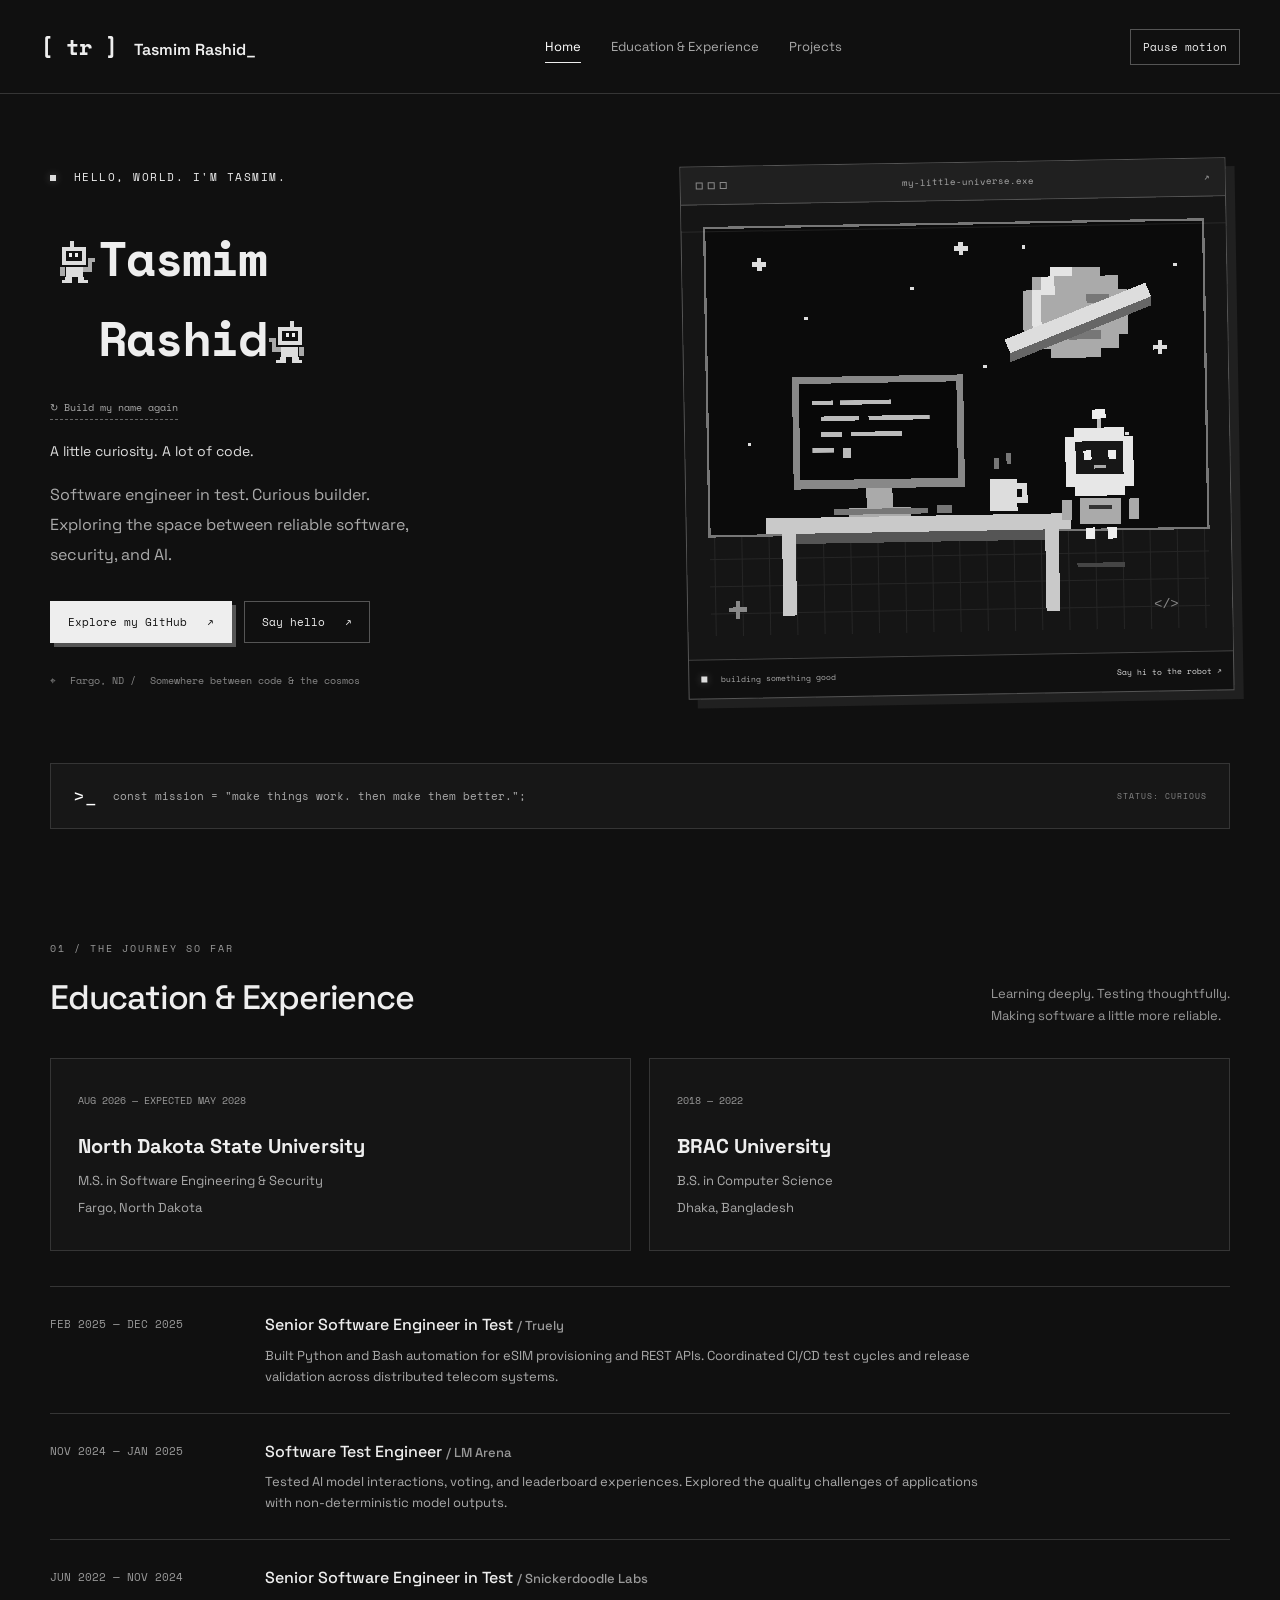
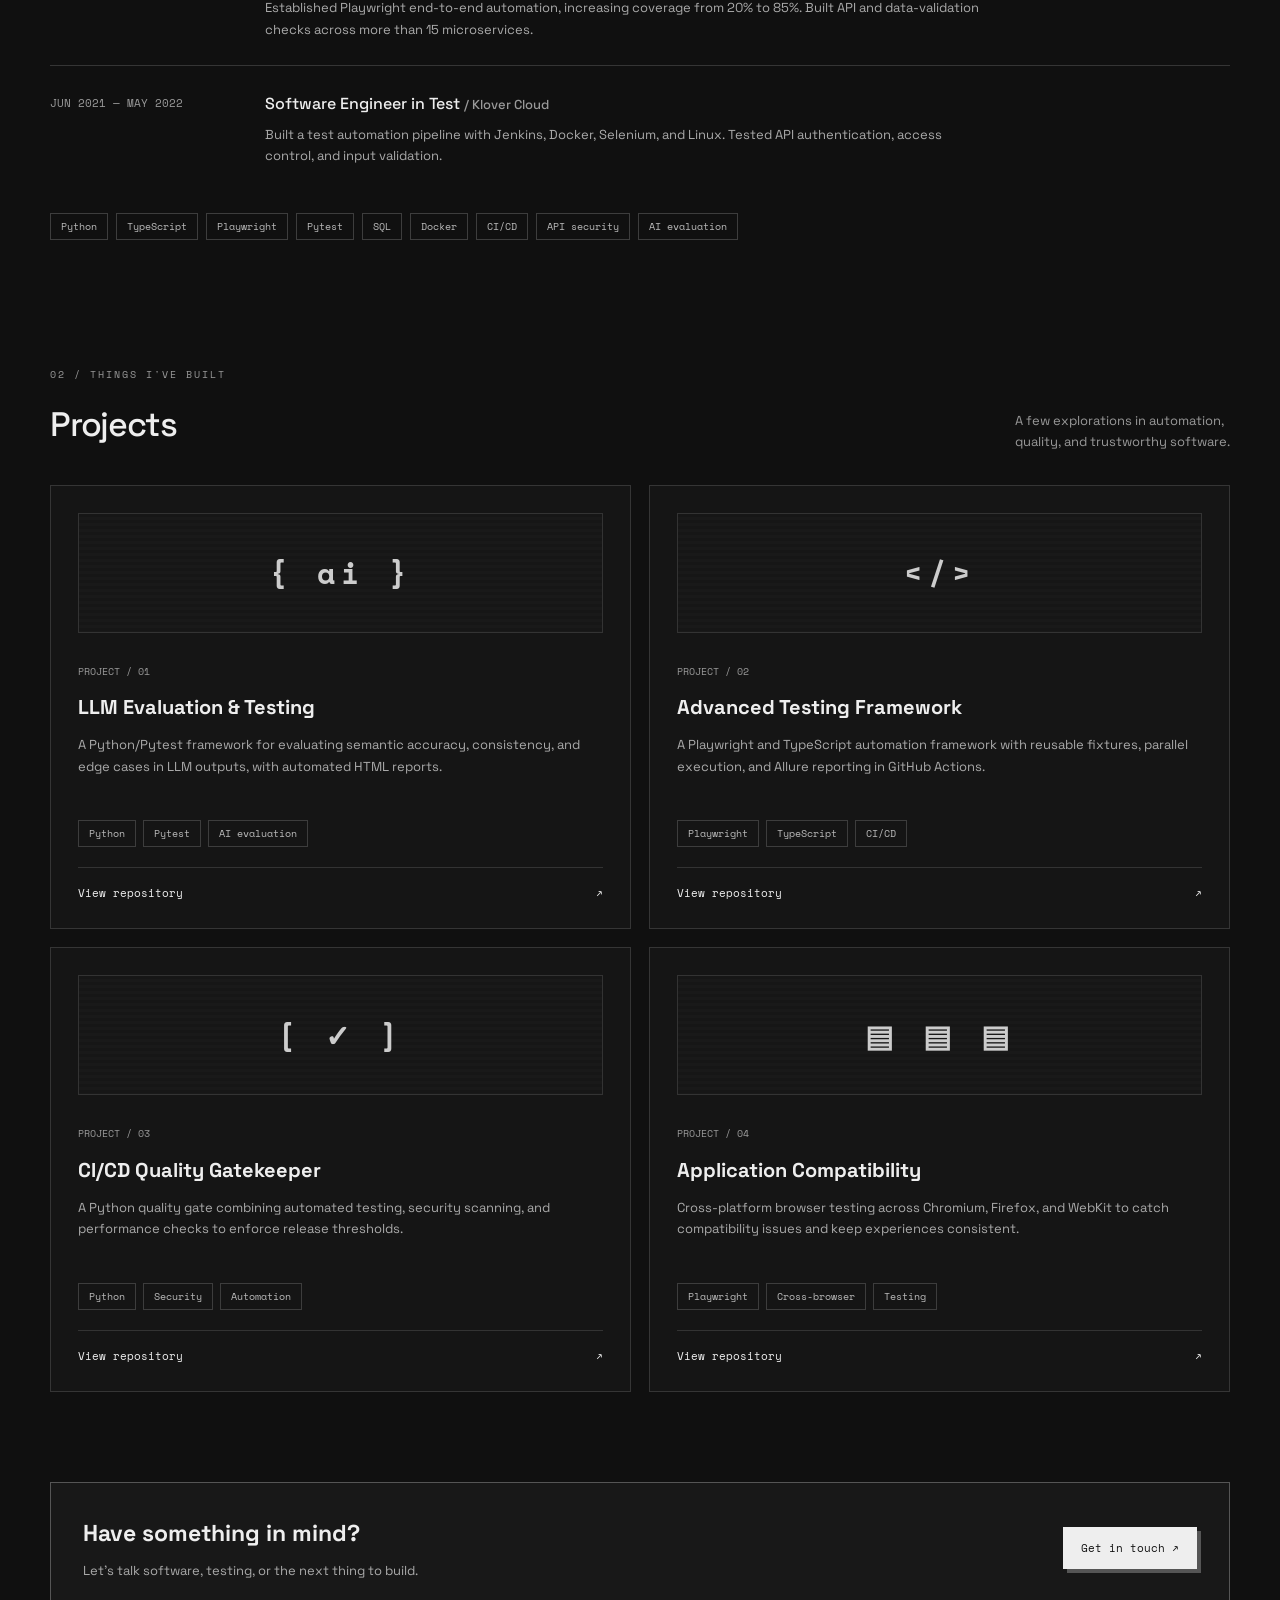
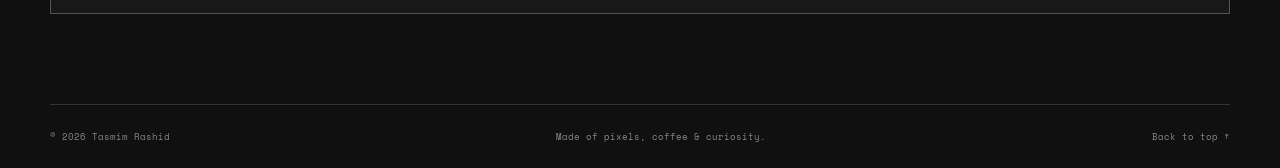
<file: index.html>
<!doctype html>
<html lang="en">
<head>
  <meta charset="utf-8">
  <meta name="viewport" content="width=device-width, initial-scale=1">
  <meta name="description" content="Tasmim Rashid — software engineer in test, graduate student, and curious builder. Explore my education, experience, and projects.">
  <meta name="theme-color" content="#101010">
  <title>Tasmim Rashid | Portfolio</title>
  <link rel="icon" href="favicon.svg" type="image/svg+xml">
  <link rel="stylesheet" href="styles.css?v=robot-push-3">
  <script src="script.js?v=robot-push-3" defer></script>
</head>
<body>
<a class="skip" href="#main">Skip to content</a>
<header class="header"><a class="brand" href="#home"><span aria-hidden="true">[ tr ]</span> Tasmim Rashid<span class="cursor" aria-hidden="true">_</span></a><nav aria-label="Main navigation"><a href="#home" aria-current="location">Home</a><a href="#education">Education &amp; Experience</a><a href="#projects">Projects</a></nav><button class="motion" type="button" aria-pressed="false">Pause motion</button></header>
<main id="main">
<section class="hero wrap" id="home" aria-labelledby="home-title">
  <div class="hero-copy"><p class="eyebrow"><span class="status-dot"></span> HELLO, WORLD. I'M TASMIM.</p><div class="name-stage"><h1 id="home-title" class="assembled-name" aria-label="Tasmim Rashid"><span class="name-word first-name" aria-hidden="true"><svg class="name-pusher" viewBox="0 0 40 44" aria-hidden="true" shape-rendering="crispEdges"><g class="pusher-body"><path d="M15 1h4v6h-4zM7 7h24v18H7zM11 27h17v10H11z" fill="#ddd"/><path d="M11 11h16v10H11z" fill="#111"/><path d="M20 13h3v4h-3zM14 13h3v4h-3z" fill="#eee"/><path d="M28 27h5v-9h7v4h-3v10h-9zM5 27h5v9H5z" fill="#aaa"/></g><path class="pusher-foot foot-one" d="M10 37h7v6H7v-3h3z" fill="#ddd"/><path class="pusher-foot foot-two" d="M23 37h6v3h4v3H23z" fill="#ddd"/></svg><span class="pushed-word">Tasmim</span></span><span class="name-word last-name" aria-hidden="true"><svg class="name-pusher" viewBox="0 0 40 44" aria-hidden="true" shape-rendering="crispEdges"><g class="pusher-body"><path d="M15 1h4v6h-4zM7 7h24v18H7zM11 27h17v10H11z" fill="#ddd"/><path d="M11 11h16v10H11z" fill="#111"/><path d="M20 13h3v4h-3zM14 13h3v4h-3z" fill="#eee"/><path d="M28 27h5v-9h7v4h-3v10h-9zM5 27h5v9H5z" fill="#aaa"/></g><path class="pusher-foot foot-one" d="M10 37h7v6H7v-3h3z" fill="#ddd"/><path class="pusher-foot foot-two" d="M23 37h6v3h4v3H23z" fill="#ddd"/></svg><span class="pushed-word">Rashid</span></span></h1><button class="rebuild-name" type="button">↻ Build my name again</button></div><p class="name-tagline">A little curiosity. A lot of code.</p><p class="intro">Software engineer in test. Curious builder.<br>Exploring the space between reliable software,<br class="desktop-break"> security, and AI.</p><div class="actions"><a class="button primary" href="https://github.com/Tasmimdristy7">Explore my GitHub <span aria-hidden="true">↗</span></a><a class="button" href="mailto:tasmim.rashid.dristy@gmail.com">Say hello <span aria-hidden="true">↗</span></a></div><p class="location"><span aria-hidden="true">⌖</span> Fargo, ND <span> / </span> Somewhere between code & the cosmos</p></div>
  <div class="scene-frame"><div class="window-bar"><span><i></i><i></i><i></i></span><span>my-little-universe.exe</span><span aria-hidden="true">↗</span></div>
  <svg class="scene" viewBox="0 0 480 400" role="img" aria-label="Pixel space station with a coding computer, ringed planet, and a floating robot" shape-rendering="crispEdges">
  <defs><pattern id="grid" width="24" height="24" patternUnits="userSpaceOnUse"><path d="M24 0H0V24" fill="none" stroke="#252525"/></pattern><pattern id="dots" width="8" height="8" patternUnits="userSpaceOnUse"><rect width="2" height="2" fill="#555"/></pattern></defs>
  <rect width="480" height="400" fill="#151515"/><rect x="20" y="20" width="440" height="272" fill="#0b0b0b" stroke="#777" stroke-width="2"/>
  <g fill="#ddd" class="stars"><path d="M62 51h4v-4h4v4h4v4h-4v4h-4v-4h-4zM240 40h4v-4h4v4h4v4h-4v4h-4v-4h-4zM414 130h4v-4h4v4h4v4h-4v4h-4v-4h-4z"/><path d="M107 100h3v3h-3zM201 75h3v3h-3zM300 40h3v3h-3zM433 58h3v3h-3zM388 206h3v3h-3zM55 210h3v3h-3zM264 145h3v3h-3z"/></g>
  <g class="shooting-star" aria-hidden="true"><path d="M60 80h18v3H60z" fill="#777"/><path d="M78 77h6v6h-6z" fill="#eee"/></g>
  <g class="planet"><path d="M324 60h44v8h16v12h8v40h-8v12h-16v8h-44v-8h-16v-12h-8V80h8V68h16z" fill="#aaa"/><path d="M324 60h20v8h-16v16h-12v36h-8V80h8V68h8z" fill="#e4e4e4"/><path d="M356 84h20v8h-20zM340 116h28v8h-28z" fill="#777"/><path d="M283 123l125-48 5 12-125 48z" fill="#ddd"/><path d="M288 135l125-48v8l-125 48z" fill="#666"/></g>
  <path d="M20 292h440v88H20z" fill="url(#grid)"/><path d="M20 292h440" stroke="#777" stroke-width="2"/>
  <path d="M70 277h269v14H70zM84 291h12v72H84zM316 291h12v72h-12z" fill="#c9c9c9"/><path d="M96 291h220v9H96z" fill="#555"/>
  <path d="M95 153h151v99H95z" fill="#888"/><path d="M101 159h139v85H101z" fill="#080808"/><path d="M159 252h23v17h-23zM143 269h55v8h-55z" fill="#aaa"/>
  <g class="code-lines" fill="#bbb"><path d="M112 174h19v4h-19zM137 174h45v4h-45zM120 188h34v4h-34zM162 188h54v4h-54zM120 202h18v4h-18zM146 202h45v4h-45zM112 216h19v4h-19z"/><rect class="cursor" x="139" y="216" width="7" height="9"/></g>
  <path d="M130 270h83v5h-83zM221 268h13v7h-13z" fill="#777"/><path d="M268 246h24v28h-24zM292 250h9v17h-9v-5h4v-7h-4z" fill="#ddd"/><path d="M272 237v-10h4v10zM283 233v-10h4v10z" fill="#777" class="steam"/>
  <g class="robot"><path d="M363 204h4v-13h-4z" fill="#bbb"/><rect x="359" y="186" width="12" height="8" fill="#eee"/><path d="M335 210h8v-8h44v8h8v44h-8v8h-44v-8h-8z" fill="#e7e7e7"/><path d="M344 214h42v29h-42z" fill="#171717"/><g class="eyes" fill="#eee"><path d="M351 222h7v8h-7zM373 222h7v8h-7z"/></g><path d="M360 235h11v3h-11z" fill="#aaa"/><path d="M347 264h36v23h-36zM331 265h9v18h-9z" fill="#aaa"/><path class="robot-arm" d="M390 265h9v18h-9z" fill="#aaa"/><path d="M355 270h20v4h-20z" fill="#333"/><path d="M352 290h8v10h-8zM371 290h8v10h-8z" fill="#eee"/></g>
  <path d="M344 321h42v4h-42z" fill="#454545"/><path d="M36 355h16v4H36zM42 349h4v16h-4z" fill="#888"/><text x="411" y="362" fill="#888" font-family="monospace" font-size="12">&lt;/&gt;</text>
  </svg><div class="scene-caption"><span><span class="status-dot"></span> building something good</span><button id="robot-hello" type="button">Say hi to the robot ↗</button></div></div>
</section>
<div class="wrap terminal" aria-label="Interactive terminal"><span aria-hidden="true">&gt;_</span><p id="terminal-message" role="status">const mission = "make things work. then make them better.";</p><span class="terminal-label">STATUS: CURIOUS</span></div>
<section class="section wrap" id="education" aria-labelledby="education-title">
<div class="section-top"><div><span class="section-index">01 / THE JOURNEY SO FAR</span><h2 id="education-title">Education &amp; Experience</h2></div><p>Learning deeply. Testing thoughtfully.<br>Making software a little more reliable.</p></div>
<div class="education-grid">
<article class="education-card"><span class="card-label">AUG 2026 — EXPECTED MAY 2028</span><h3>North Dakota State University</h3><p>M.S. in Software Engineering &amp; Security</p><p>Fargo, North Dakota</p></article>
<article class="education-card"><span class="card-label">2018 — 2022</span><h3>BRAC University</h3><p>B.S. in Computer Science</p><p>Dhaka, Bangladesh</p></article>
</div>
<div class="timeline">
<article class="job"><time>FEB 2025 — DEC 2025</time><div><h3>Senior Software Engineer in Test <span> / Truely</span></h3><p>Built Python and Bash automation for eSIM provisioning and REST APIs. Coordinated CI/CD test cycles and release validation across distributed telecom systems.</p></div></article>
<article class="job"><time>NOV 2024 — JAN 2025</time><div><h3>Software Test Engineer <span> / LM Arena</span></h3><p>Tested AI model interactions, voting, and leaderboard experiences. Explored the quality challenges of applications with non-deterministic model outputs.</p></div></article>
<article class="job"><time>JUN 2022 — NOV 2024</time><div><h3>Senior Software Engineer in Test <span> / Snickerdoodle Labs</span></h3><p>Established Playwright end-to-end automation, increasing coverage from 20% to 85%. Built API and data-validation checks across more than 15 microservices.</p></div></article>
<article class="job"><time>JUN 2021 — MAY 2022</time><div><h3>Software Engineer in Test <span> / Klover Cloud</span></h3><p>Built a test automation pipeline with Jenkins, Docker, Selenium, and Linux. Tested API authentication, access control, and input validation.</p></div></article>
</div>
<div class="skills" aria-label="Technical skills"><span>Python</span><span>TypeScript</span><span>Playwright</span><span>Pytest</span><span>SQL</span><span>Docker</span><span>CI/CD</span><span>API security</span><span>AI evaluation</span></div>
</section>
<section class="section wrap" id="projects" aria-labelledby="projects-title"><div class="section-top"><div><span class="section-index">02 / THINGS I'VE BUILT</span><h2 id="projects-title">Projects</h2></div><p>A few explorations in automation,<br>quality, and trustworthy software.</p></div><div class="project-grid"><article class="project-card"><div class="project-art" aria-hidden="true">{ ai }</div><span class="card-label">PROJECT / 01</span><h3>LLM Evaluation & Testing</h3><p>A Python/Pytest framework for evaluating semantic accuracy, consistency, and edge cases in LLM outputs, with automated HTML reports.</p><div class="tags"><span>Python</span><span>Pytest</span><span>AI evaluation</span></div><a class="project-link" href="https://github.com/Tasmimdristy7/llmtest" aria-label="View LLM Evaluation & Testing on GitHub">View repository <span aria-hidden="true">↗</span></a></article>
<article class="project-card"><div class="project-art" aria-hidden="true">&lt;/&gt;</div><span class="card-label">PROJECT / 02</span><h3>Advanced Testing Framework</h3><p>A Playwright and TypeScript automation framework with reusable fixtures, parallel execution, and Allure reporting in GitHub Actions.</p><div class="tags"><span>Playwright</span><span>TypeScript</span><span>CI/CD</span></div><a class="project-link" href="https://github.com/Tasmimdristy7/advanced-testing-framework" aria-label="View Advanced Testing Framework on GitHub">View repository <span aria-hidden="true">↗</span></a></article>
<article class="project-card"><div class="project-art" aria-hidden="true">[ ✓ ]</div><span class="card-label">PROJECT / 03</span><h3>CI/CD Quality Gatekeeper</h3><p>A Python quality gate combining automated testing, security scanning, and performance checks to enforce release thresholds.</p><div class="tags"><span>Python</span><span>Security</span><span>Automation</span></div><a class="project-link" href="https://github.com/Tasmimdristy7/ci-cd-quality-gatekeeper" aria-label="View CI/CD Quality Gatekeeper on GitHub">View repository <span aria-hidden="true">↗</span></a></article>
<article class="project-card"><div class="project-art" aria-hidden="true">▤ ▤ ▤</div><span class="card-label">PROJECT / 04</span><h3>Application Compatibility</h3><p>Cross-platform browser testing across Chromium, Firefox, and WebKit to catch compatibility issues and keep experiences consistent.</p><div class="tags"><span>Playwright</span><span>Cross-browser</span><span>Testing</span></div><a class="project-link" href="https://github.com/Tasmimdristy7/application-compatibility-testing-framework" aria-label="View Application Compatibility on GitHub">View repository <span aria-hidden="true">↗</span></a></article>
</div></section>
<aside class="wrap contact" aria-label="Contact"><div><h3>Have something in mind?</h3><p>Let's talk software, testing, or the next thing to build.</p></div><a class="button primary" href="mailto:tasmim.rashid.dristy@gmail.com">Get in touch ↗</a></aside>
</main><footer class="wrap"><p>© <span id="year">2026</span> Tasmim Rashid</p><p>Made of pixels, coffee & curiosity.</p><a href="#home">Back to top ↑</a></footer>
</body></html>
</file>
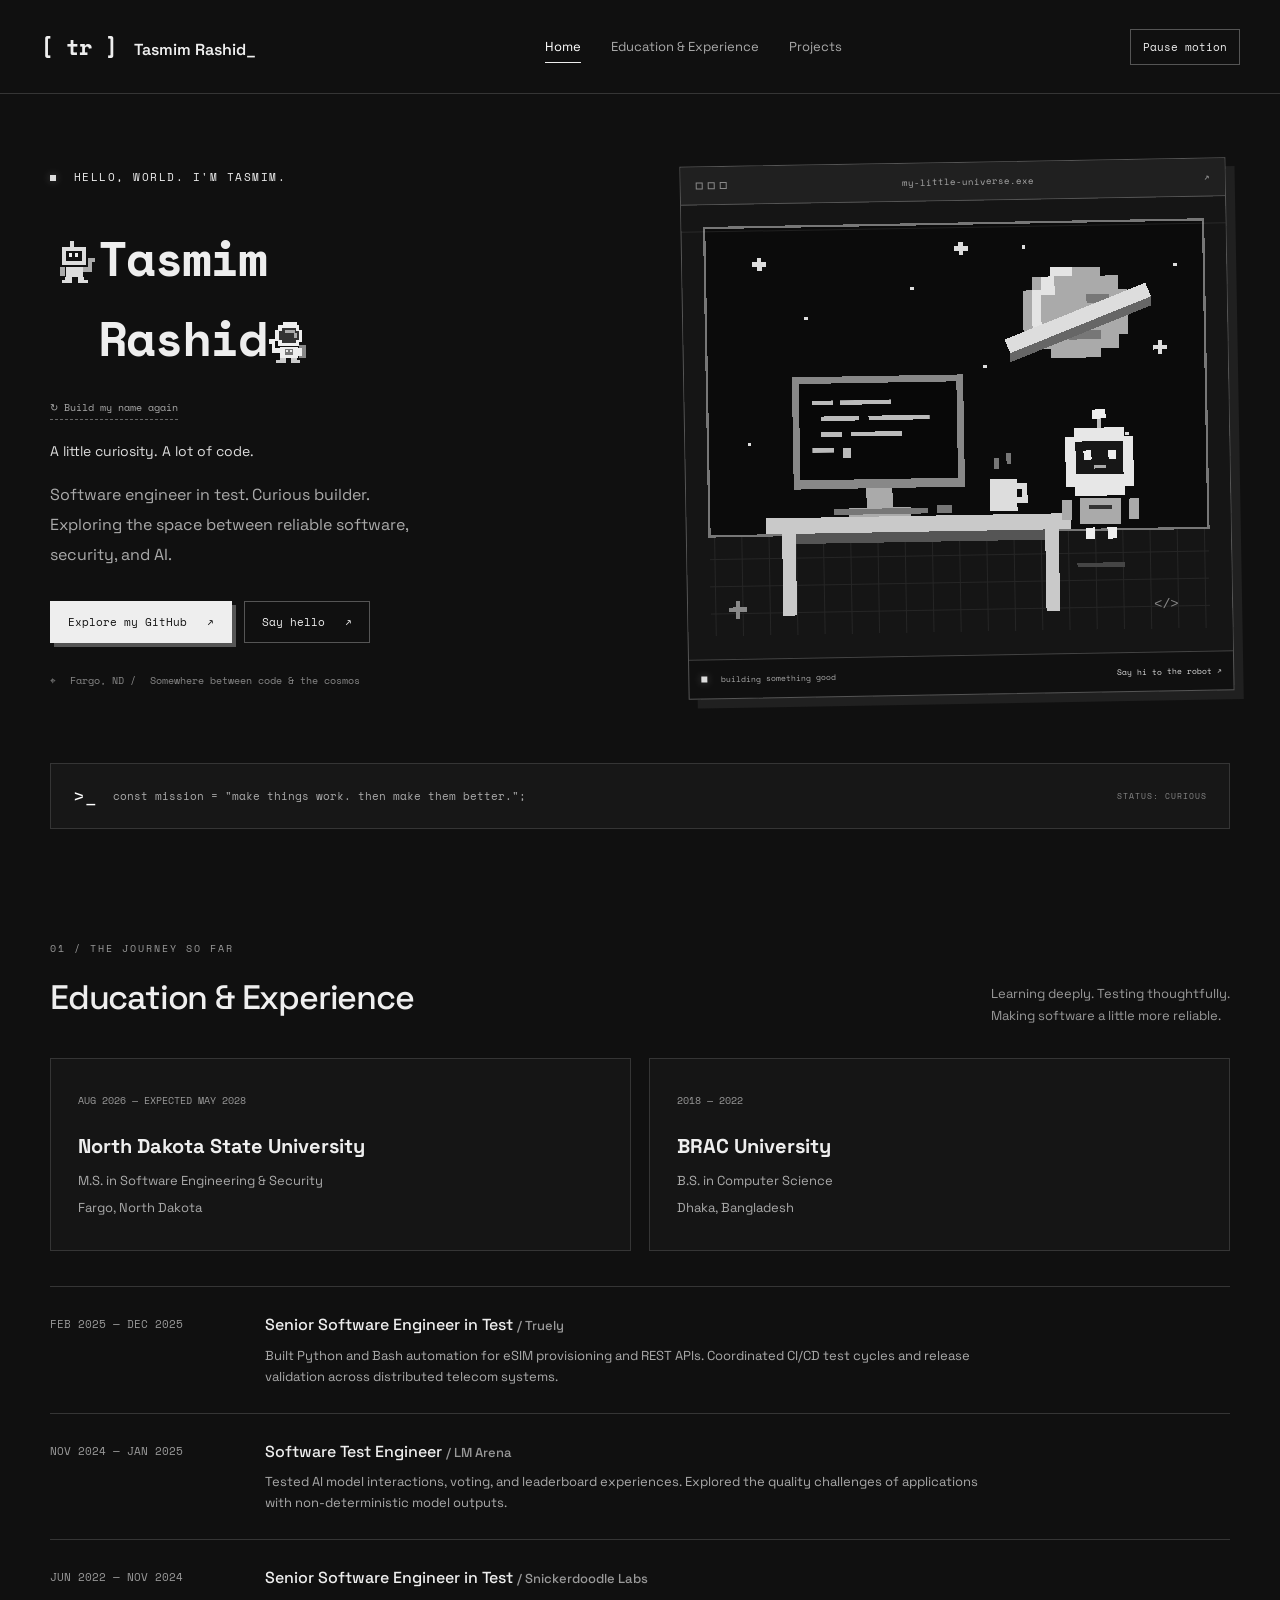
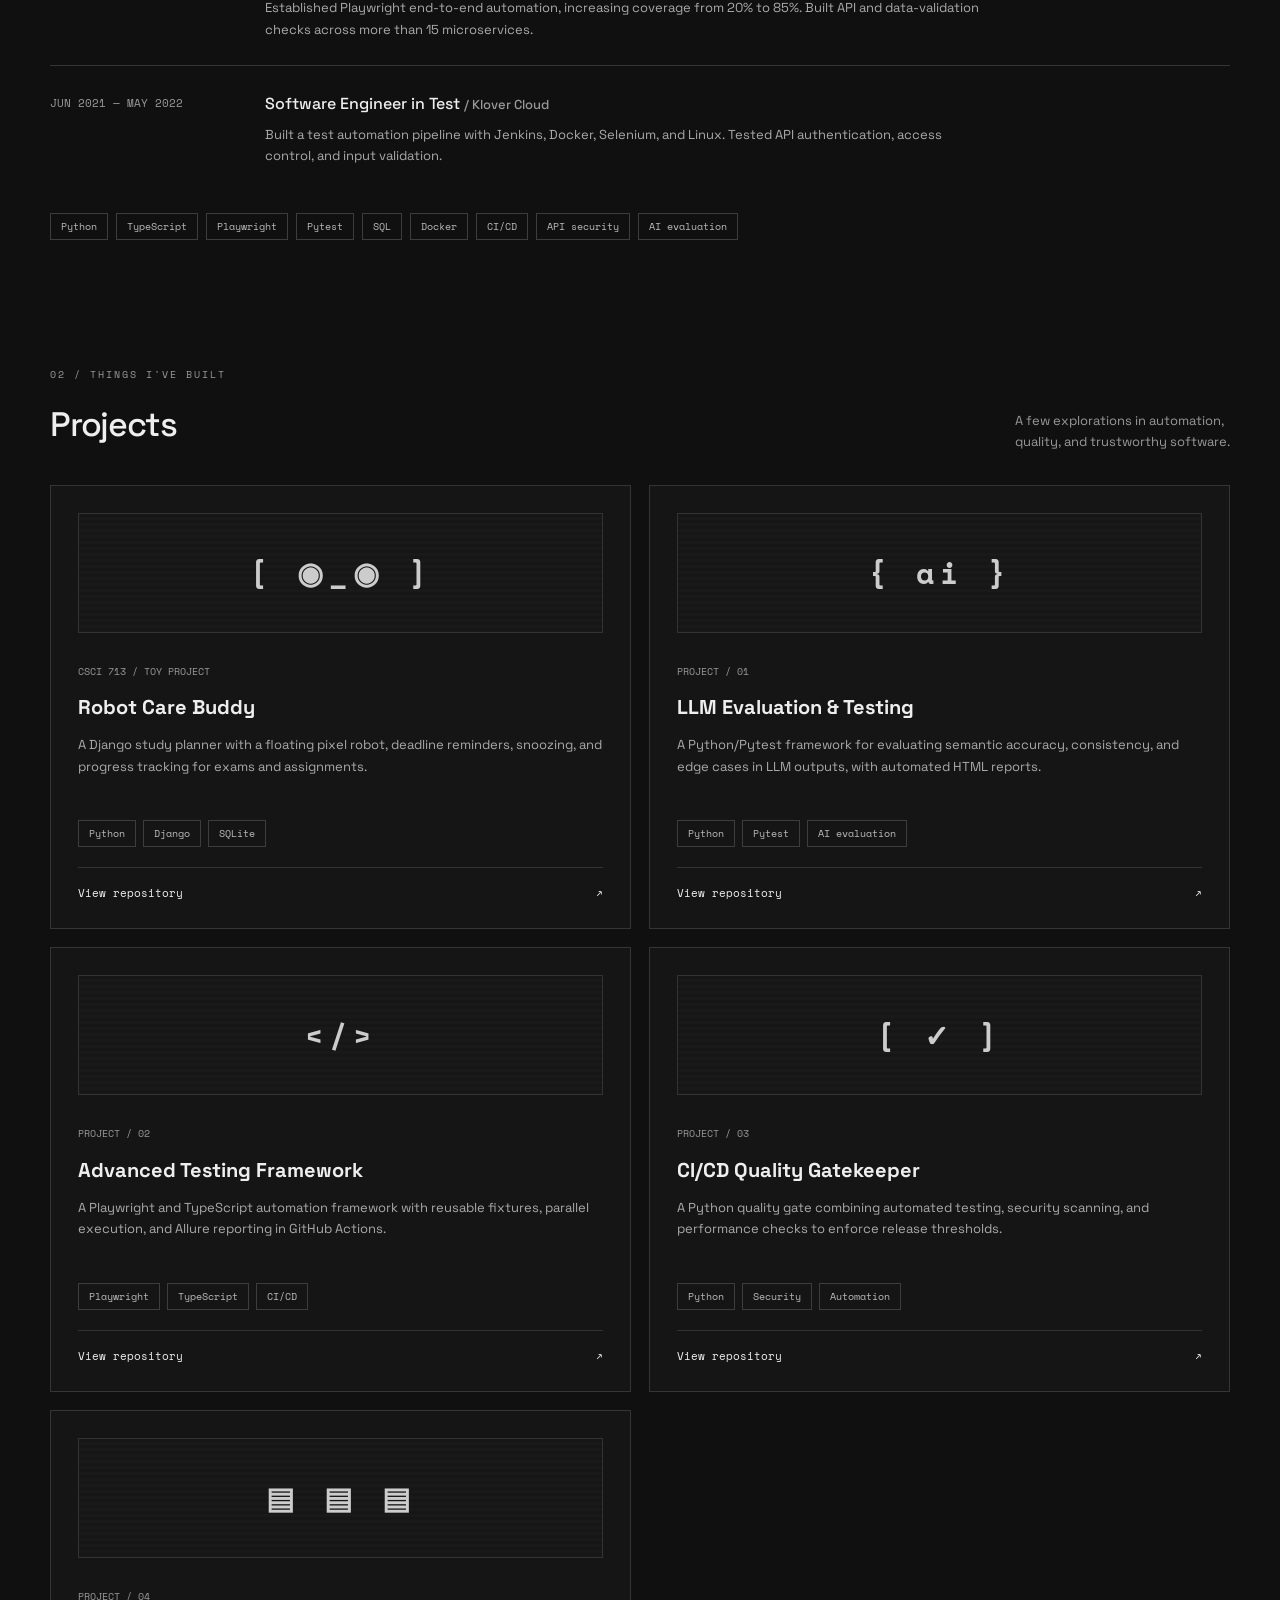
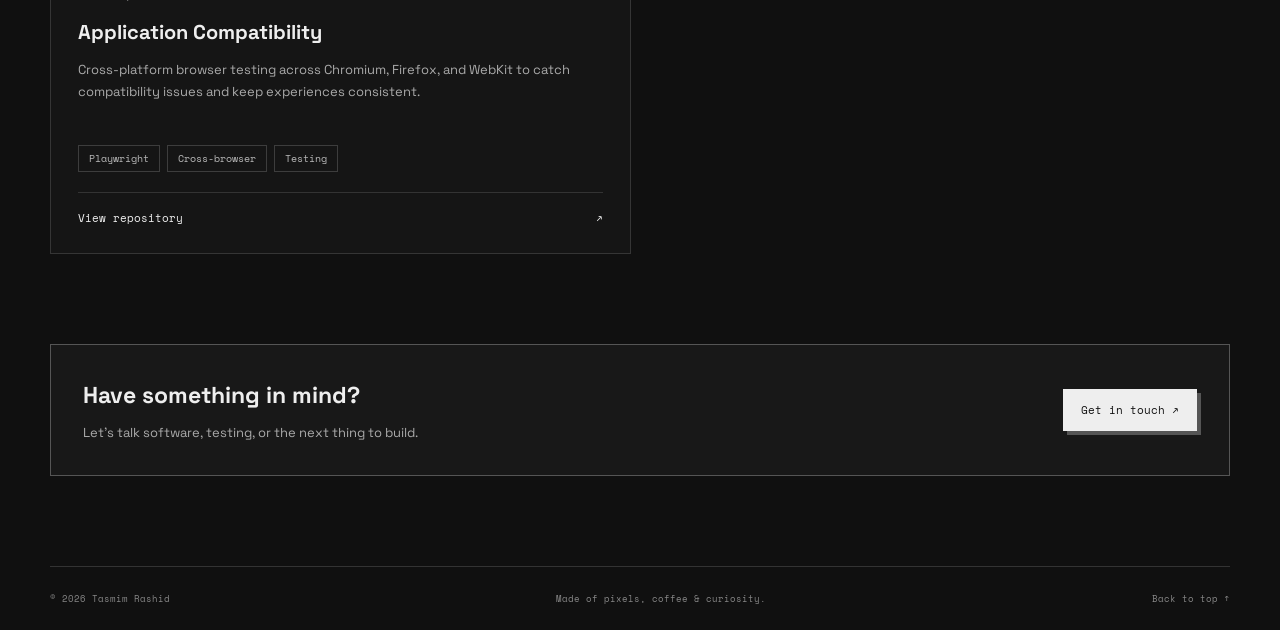
<file: docs/index.html>
<!doctype html>
<html lang="en">
<head>
  <meta charset="utf-8">
  <meta name="viewport" content="width=device-width, initial-scale=1">
  <meta name="description" content="Tasmim Rashid — software engineer in test, graduate student, and curious builder. Explore my education, experience, and projects.">
  <meta name="theme-color" content="#101010">
  <title>Tasmim Rashid | Portfolio</title>
  <link rel="icon" href="./static/portfolio/favicon.svg" type="image/svg+xml">
  <link rel="stylesheet" href="./static/portfolio/styles.css?v=spaceman-4">
  <script src="./static/portfolio/script.js?v=spaceman-4" defer></script>
</head>
<body>
<a class="skip" href="#main">Skip to content</a>
<header class="header"><a class="brand" href="#home"><span aria-hidden="true">[ tr ]</span> Tasmim Rashid<span class="cursor" aria-hidden="true">_</span></a><nav aria-label="Main navigation"><a href="#home" aria-current="location">Home</a><a href="#education">Education &amp; Experience</a><a href="#projects">Projects</a></nav><button class="motion" type="button" aria-pressed="false">Pause motion</button></header>
<main id="main">
<section class="hero wrap" id="home" aria-labelledby="home-title">
  <div class="hero-copy"><p class="eyebrow"><span class="status-dot"></span> HELLO, WORLD. I'M TASMIM.</p><div class="name-stage"><h1 id="home-title" class="assembled-name" aria-label="Tasmim Rashid"><span class="name-word first-name" aria-hidden="true"><svg class="name-pusher" viewBox="0 0 40 44" aria-hidden="true" shape-rendering="crispEdges"><g class="pusher-body"><path d="M15 1h4v6h-4zM7 7h24v18H7zM11 27h17v10H11z" fill="#ddd"/><path d="M11 11h16v10H11z" fill="#111"/><path d="M20 13h3v4h-3zM14 13h3v4h-3z" fill="#eee"/><path d="M28 27h5v-9h7v4h-3v10h-9zM5 27h5v9H5z" fill="#aaa"/></g><path class="pusher-foot foot-one" d="M10 37h7v6H7v-3h3z" fill="#ddd"/><path class="pusher-foot foot-two" d="M23 37h6v3h4v3H23z" fill="#ddd"/></svg><span class="pushed-word">Tasmim</span></span><span class="name-word last-name" aria-hidden="true"><svg class="name-pusher spaceman" viewBox="0 0 40 44" aria-hidden="true" shape-rendering="crispEdges"><g class="astronaut-body"><path d="M3 25h7v13H3z" fill="#888"/><path d="M12 2h14v3h5v5h3v11h-3v5H10v-4H7V10h3V5h2z" fill="#eee"/><path d="M13 8h14v3h3v9h-3v3H13v-3h-3v-9h3z" fill="#333"/><path d="M14 10h10v3H14zM12 13h3v5h-3z" fill="#aaa"/><path d="M11 27h18v11H11zM28 28h6v-9h6v5h-3v9h-9zM7 28h4v8H7z" fill="#eee"/><path d="M16 29h8v6h-8z" fill="#777"/><path d="M17 30h2v2h-2zM21 30h2v2h-2z" fill="#eee"/><path d="M12 38h6v5H9v-3h3zM23 38h6v2h4v3H23z" fill="#ccc"/></g></svg><span class="pushed-word">Rashid</span></span></h1><button class="rebuild-name" type="button">↻ Build my name again</button></div><p class="name-tagline">A little curiosity. A lot of code.</p><p class="intro">Software engineer in test. Curious builder.<br>Exploring the space between reliable software,<br class="desktop-break"> security, and AI.</p><div class="actions"><a class="button primary" href="https://github.com/Tasmimdristy7">Explore my GitHub <span aria-hidden="true">↗</span></a><a class="button" href="mailto:tasmim.rashid.dristy@gmail.com">Say hello <span aria-hidden="true">↗</span></a></div><p class="location"><span aria-hidden="true">⌖</span> Fargo, ND <span> / </span> Somewhere between code & the cosmos</p></div>
  <div class="scene-frame"><div class="window-bar"><span><i></i><i></i><i></i></span><span>my-little-universe.exe</span><span aria-hidden="true">↗</span></div>
  <svg class="scene" viewBox="0 0 480 400" role="img" aria-label="Pixel space station with a coding computer, ringed planet, and a floating robot" shape-rendering="crispEdges">
  <defs><pattern id="grid" width="24" height="24" patternUnits="userSpaceOnUse"><path d="M24 0H0V24" fill="none" stroke="#252525"/></pattern><pattern id="dots" width="8" height="8" patternUnits="userSpaceOnUse"><rect width="2" height="2" fill="#555"/></pattern></defs>
  <rect width="480" height="400" fill="#151515"/><rect x="20" y="20" width="440" height="272" fill="#0b0b0b" stroke="#777" stroke-width="2"/>
  <g fill="#ddd" class="stars"><path d="M62 51h4v-4h4v4h4v4h-4v4h-4v-4h-4zM240 40h4v-4h4v4h4v4h-4v4h-4v-4h-4zM414 130h4v-4h4v4h4v4h-4v4h-4v-4h-4z"/><path d="M107 100h3v3h-3zM201 75h3v3h-3zM300 40h3v3h-3zM433 58h3v3h-3zM388 206h3v3h-3zM55 210h3v3h-3zM264 145h3v3h-3z"/></g>
  <g class="shooting-star" aria-hidden="true"><path d="M60 80h18v3H60z" fill="#777"/><path d="M78 77h6v6h-6z" fill="#eee"/></g>
  <g class="planet"><path d="M324 60h44v8h16v12h8v40h-8v12h-16v8h-44v-8h-16v-12h-8V80h8V68h16z" fill="#aaa"/><path d="M324 60h20v8h-16v16h-12v36h-8V80h8V68h8z" fill="#e4e4e4"/><path d="M356 84h20v8h-20zM340 116h28v8h-28z" fill="#777"/><path d="M283 123l125-48 5 12-125 48z" fill="#ddd"/><path d="M288 135l125-48v8l-125 48z" fill="#666"/></g>
  <path d="M20 292h440v88H20z" fill="url(#grid)"/><path d="M20 292h440" stroke="#777" stroke-width="2"/>
  <path d="M70 277h269v14H70zM84 291h12v72H84zM316 291h12v72h-12z" fill="#c9c9c9"/><path d="M96 291h220v9H96z" fill="#555"/>
  <path d="M95 153h151v99H95z" fill="#888"/><path d="M101 159h139v85H101z" fill="#080808"/><path d="M159 252h23v17h-23zM143 269h55v8h-55z" fill="#aaa"/>
  <g class="code-lines" fill="#bbb"><path d="M112 174h19v4h-19zM137 174h45v4h-45zM120 188h34v4h-34zM162 188h54v4h-54zM120 202h18v4h-18zM146 202h45v4h-45zM112 216h19v4h-19z"/><rect class="cursor" x="139" y="216" width="7" height="9"/></g>
  <path d="M130 270h83v5h-83zM221 268h13v7h-13z" fill="#777"/><path d="M268 246h24v28h-24zM292 250h9v17h-9v-5h4v-7h-4z" fill="#ddd"/><path d="M272 237v-10h4v10zM283 233v-10h4v10z" fill="#777" class="steam"/>
  <g class="robot"><path d="M363 204h4v-13h-4z" fill="#bbb"/><rect x="359" y="186" width="12" height="8" fill="#eee"/><path d="M335 210h8v-8h44v8h8v44h-8v8h-44v-8h-8z" fill="#e7e7e7"/><path d="M344 214h42v29h-42z" fill="#171717"/><g class="eyes" fill="#eee"><path d="M351 222h7v8h-7zM373 222h7v8h-7z"/></g><path d="M360 235h11v3h-11z" fill="#aaa"/><path d="M347 264h36v23h-36zM331 265h9v18h-9z" fill="#aaa"/><path class="robot-arm" d="M390 265h9v18h-9z" fill="#aaa"/><path d="M355 270h20v4h-20z" fill="#333"/><path d="M352 290h8v10h-8zM371 290h8v10h-8z" fill="#eee"/></g>
  <path d="M344 321h42v4h-42z" fill="#454545"/><path d="M36 355h16v4H36zM42 349h4v16h-4z" fill="#888"/><text x="411" y="362" fill="#888" font-family="monospace" font-size="12">&lt;/&gt;</text>
  </svg><div class="scene-caption"><span><span class="status-dot"></span> building something good</span><button id="robot-hello" type="button">Say hi to the robot ↗</button></div></div>
</section>
<div class="wrap terminal" aria-label="Interactive terminal"><span aria-hidden="true">&gt;_</span><p id="terminal-message" role="status">const mission = "make things work. then make them better.";</p><span class="terminal-label">STATUS: CURIOUS</span></div>
<section class="section wrap" id="education" aria-labelledby="education-title">
<div class="section-top"><div><span class="section-index">01 / THE JOURNEY SO FAR</span><h2 id="education-title">Education &amp; Experience</h2></div><p>Learning deeply. Testing thoughtfully.<br>Making software a little more reliable.</p></div>
<div class="education-grid">
<article class="education-card"><span class="card-label">AUG 2026 — EXPECTED MAY 2028</span><h3>North Dakota State University</h3><p>M.S. in Software Engineering &amp; Security</p><p>Fargo, North Dakota</p></article>
<article class="education-card"><span class="card-label">2018 — 2022</span><h3>BRAC University</h3><p>B.S. in Computer Science</p><p>Dhaka, Bangladesh</p></article>
</div>
<div class="timeline">
<article class="job"><time>FEB 2025 — DEC 2025</time><div><h3>Senior Software Engineer in Test <span> / Truely</span></h3><p>Built Python and Bash automation for eSIM provisioning and REST APIs. Coordinated CI/CD test cycles and release validation across distributed telecom systems.</p></div></article>
<article class="job"><time>NOV 2024 — JAN 2025</time><div><h3>Software Test Engineer <span> / LM Arena</span></h3><p>Tested AI model interactions, voting, and leaderboard experiences. Explored the quality challenges of applications with non-deterministic model outputs.</p></div></article>
<article class="job"><time>JUN 2022 — NOV 2024</time><div><h3>Senior Software Engineer in Test <span> / Snickerdoodle Labs</span></h3><p>Established Playwright end-to-end automation, increasing coverage from 20% to 85%. Built API and data-validation checks across more than 15 microservices.</p></div></article>
<article class="job"><time>JUN 2021 — MAY 2022</time><div><h3>Software Engineer in Test <span> / Klover Cloud</span></h3><p>Built a test automation pipeline with Jenkins, Docker, Selenium, and Linux. Tested API authentication, access control, and input validation.</p></div></article>
</div>
<div class="skills" aria-label="Technical skills"><span>Python</span><span>TypeScript</span><span>Playwright</span><span>Pytest</span><span>SQL</span><span>Docker</span><span>CI/CD</span><span>API security</span><span>AI evaluation</span></div>
</section>
<section class="section wrap" id="projects" aria-labelledby="projects-title"><div class="section-top"><div><span class="section-index">02 / THINGS I'VE BUILT</span><h2 id="projects-title">Projects</h2></div><p>A few explorations in automation,<br>quality, and trustworthy software.</p></div><div class="project-grid"><article class="project-card"><div class="project-art" aria-hidden="true">[ ◉_◉ ]</div><span class="card-label">CSCI 713 / TOY PROJECT</span><h3>Robot Care Buddy</h3><p>A Django study planner with a floating pixel robot, deadline reminders, snoozing, and progress tracking for exams and assignments.</p><div class="tags"><span>Python</span><span>Django</span><span>SQLite</span></div><a class="project-link" href="https://github.com/Tasmimdristy7/Robot_Care_Buddy" aria-label="View Robot Care Buddy on GitHub">View repository <span aria-hidden="true">↗</span></a></article><article class="project-card"><div class="project-art" aria-hidden="true">{ ai }</div><span class="card-label">PROJECT / 01</span><h3>LLM Evaluation & Testing</h3><p>A Python/Pytest framework for evaluating semantic accuracy, consistency, and edge cases in LLM outputs, with automated HTML reports.</p><div class="tags"><span>Python</span><span>Pytest</span><span>AI evaluation</span></div><a class="project-link" href="https://github.com/Tasmimdristy7/llmtest" aria-label="View LLM Evaluation & Testing on GitHub">View repository <span aria-hidden="true">↗</span></a></article>
<article class="project-card"><div class="project-art" aria-hidden="true">&lt;/&gt;</div><span class="card-label">PROJECT / 02</span><h3>Advanced Testing Framework</h3><p>A Playwright and TypeScript automation framework with reusable fixtures, parallel execution, and Allure reporting in GitHub Actions.</p><div class="tags"><span>Playwright</span><span>TypeScript</span><span>CI/CD</span></div><a class="project-link" href="https://github.com/Tasmimdristy7/advanced-testing-framework" aria-label="View Advanced Testing Framework on GitHub">View repository <span aria-hidden="true">↗</span></a></article>
<article class="project-card"><div class="project-art" aria-hidden="true">[ ✓ ]</div><span class="card-label">PROJECT / 03</span><h3>CI/CD Quality Gatekeeper</h3><p>A Python quality gate combining automated testing, security scanning, and performance checks to enforce release thresholds.</p><div class="tags"><span>Python</span><span>Security</span><span>Automation</span></div><a class="project-link" href="https://github.com/Tasmimdristy7/ci-cd-quality-gatekeeper" aria-label="View CI/CD Quality Gatekeeper on GitHub">View repository <span aria-hidden="true">↗</span></a></article>
<article class="project-card"><div class="project-art" aria-hidden="true">▤ ▤ ▤</div><span class="card-label">PROJECT / 04</span><h3>Application Compatibility</h3><p>Cross-platform browser testing across Chromium, Firefox, and WebKit to catch compatibility issues and keep experiences consistent.</p><div class="tags"><span>Playwright</span><span>Cross-browser</span><span>Testing</span></div><a class="project-link" href="https://github.com/Tasmimdristy7/application-compatibility-testing-framework" aria-label="View Application Compatibility on GitHub">View repository <span aria-hidden="true">↗</span></a></article>
</div></section>
<aside class="wrap contact" aria-label="Contact"><div><h3>Have something in mind?</h3><p>Let's talk software, testing, or the next thing to build.</p></div><a class="button primary" href="mailto:tasmim.rashid.dristy@gmail.com">Get in touch ↗</a></aside>
</main><footer class="wrap"><p>© <span id="year">2026</span> Tasmim Rashid</p><p>Made of pixels, coffee & curiosity.</p><a href="#home">Back to top ↑</a></footer>
</body></html>
</file>
<file: styles.css>
@import url('https://fonts.googleapis.com/css2?family=Space+Grotesk:wght@400;500;600;700&family=Space+Mono:wght@400;700&display=swap');
:root{color-scheme:dark;--bg:#101010;--text:#eee;--muted:#aaa;--line:#353535;--mono:'Space Mono',monospace}*{box-sizing:border-box}html{scroll-behavior:smooth;scroll-padding-top:100px}body{margin:0;background:var(--bg);color:var(--text);font-family:'Space Grotesk',sans-serif;line-height:1.65}a{color:inherit;text-decoration:none}button{font:inherit;color:inherit;cursor:pointer}a:focus-visible,button:focus-visible{outline:2px dashed white;outline-offset:6px}button,a{ -webkit-tap-highlight-color:transparent}.wrap{width:min(1180px,calc(100% - 80px));margin:auto}.header{min-height:94px;display:flex;align-items:center;justify-content:space-between;gap:24px;border-bottom:1px solid var(--line);padding:20px max(40px,calc((100vw - 1320px)/2));background:#101010}.brand{font-weight:600;white-space:nowrap}.brand>span:first-child{font:700 22px var(--mono);margin-right:12px}.cursor{animation:blink 1.2s steps(1) infinite}.header nav{display:flex;gap:30px;font-size:13px;color:#aaa}.header nav a:hover,.header nav a[aria-current]{color:white}.motion{font:11px var(--mono);border:1px solid #555;background:transparent;padding:9px 12px;white-space:nowrap}.hero{min-height:650px;display:grid;grid-template-columns:1.05fr 1fr;align-items:center;gap:60px;padding-top:68px;padding-bottom:68px}.eyebrow{font:11px var(--mono);letter-spacing:1.5px;margin:0 0 25px}.status-dot{display:inline-block;width:6px;height:6px;background:#ddd;margin-right:9px;box-shadow:0 0 8px #ffffff40}h1{font-size:clamp(40px,4.2vw,60px);line-height:1.16;letter-spacing:-2.7px;margin:0 0 25px;font-weight:600}.outline{color:transparent;-webkit-text-stroke:1px #eee}.intro{font-size:16px;color:#aaa;line-height:1.9}.actions{display:flex;gap:12px;flex-wrap:wrap;margin-top:30px}.button{padding:12px 17px;border:1px solid #555;font:11px var(--mono);display:inline-flex;gap:20px;align-items:center;transition:transform .15s,box-shadow .15s}.button.primary{background:#eee;color:#111;border-color:#eee;box-shadow:4px 4px 0 #555}.button:hover{transform:translate(-2px,-2px);box-shadow:4px 4px 0 #555}.button:active{transform:translate(2px,2px);box-shadow:none}.location{font:10px var(--mono);color:#888;margin:30px 0 0}.location>span{margin-right:8px}.scene-frame{border:1px solid #555;box-shadow:9px 9px 0 #202020;transform:rotate(-1deg)}.window-bar{padding:12px 15px;display:flex;justify-content:space-between;align-items:center;font:9px var(--mono);color:#aaa;border-bottom:1px solid #555;background:#202020}.window-bar i{display:inline-block;border:1px solid #888;width:7px;height:7px;margin-right:5px}.scene{display:block;width:100%;height:auto}.scene-caption{display:flex;gap:10px;justify-content:space-between;border-top:1px solid #444;padding:13px 12px;font:8px var(--mono);color:#aaa}.scene-caption button{border:0;background:none;font:inherit;padding:0;color:#ddd}.robot{animation:bob 3s ease-in-out infinite;transform-box:fill-box;transform-origin:center}.eyes{animation:blink 4.8s steps(1) infinite}.planet{animation:bob 9s ease-in-out infinite}.stars{animation:twinkle 4s ease-in-out infinite}.steam{animation:twinkle 2s infinite}.terminal{padding:18px 22px;display:flex;align-items:center;gap:16px;border:1px solid var(--line);background:#171717;font:11px var(--mono);color:#aaa}.terminal>span:first-child{color:white;font-size:19px}.terminal p{margin:0;flex:1}.terminal-label{font-size:8px;letter-spacing:1px;white-space:nowrap;color:#888}.section{padding-top:105px;padding-bottom:15px}.section-top{display:flex;justify-content:space-between;align-items:end;gap:20px;margin-bottom:32px}.section-index{font:10px var(--mono);letter-spacing:2px;color:#999}h2{font-size:34px;letter-spacing:-1.2px;font-weight:500;margin:10px 0 0}.section-top>p{font-size:13px;color:#999;max-width:300px;margin:0}.education-grid{display:grid;grid-template-columns:1fr 1fr;gap:18px}.education-card,.project-card{border:1px solid var(--line);background:#151515;padding:27px}.card-label{font:10px var(--mono);color:#999}.education-card h3{font-size:20px;margin:18px 0 7px}.education-card p{font-size:13px;color:#aaa;margin:5px 0}.timeline{margin-top:35px}.job{display:grid;grid-template-columns:190px 1fr;gap:25px;border-top:1px solid var(--line);padding:25px 0}.job time{font:11px var(--mono);color:#999;padding-top:4px}.job h3{font-size:16px;margin:0 0 6px;font-weight:500}.job h3 span{color:#999;font-size:13px}.job p{font-size:13px;color:#aaa;margin:0;max-width:720px}.skills{display:flex;gap:8px;flex-wrap:wrap;margin-top:22px}.skills span,.tags span{border:1px solid #3d3d3d;padding:5px 10px;font:10px var(--mono);color:#bbb}.project-grid{display:grid;grid-template-columns:repeat(2,1fr);gap:18px}.project-card{transition:transform .2s,border-color .2s}.project-card:hover{transform:translateY(-4px);border-color:#888}.project-art{height:120px;background:repeating-linear-gradient(0deg,#191919 0,#191919 3px,#161616 3px,#161616 6px);border:1px solid #333;display:flex;align-items:center;justify-content:center;margin-bottom:24px;font:700 30px var(--mono);letter-spacing:6px;color:#ccc}.project-card h3{font-size:20px;line-height:1.4;margin:10px 0}.project-card p{color:#aaa;font-size:13px;min-height:66px}.tags{display:flex;gap:7px;flex-wrap:wrap;margin:20px 0}.project-link{display:flex;justify-content:space-between;font:11px var(--mono);padding-top:17px;border-top:1px solid #333}.project-link:hover{text-decoration:underline}.contact{margin-top:75px;padding:32px;border:1px solid #555;display:flex;align-items:center;justify-content:space-between;gap:25px;background:#181818}.contact h3{margin:0 0 7px;font-size:23px}.contact p{margin:0;color:#aaa;font-size:13px}footer{display:flex;justify-content:space-between;gap:20px;border-top:1px solid #333;padding-top:25px;padding-bottom:25px;margin-top:90px!important;color:#888;font:9px var(--mono)}footer p{margin:0}.skip{position:absolute;left:20px;top:-80px;background:white;color:black;padding:10px;z-index:10}.skip:focus{top:10px}@keyframes bob{50%{transform:translateY(-8px)}}@keyframes blink{0%,92%{opacity:1}93%,100%{opacity:0}}@keyframes twinkle{50%{opacity:.35}}html.paused *,html.paused *:before,html.paused *:after{animation-play-state:paused!important;scroll-behavior:auto!important;transition:none!important}@media(prefers-reduced-motion:reduce){html{scroll-behavior:auto}*,*:before,*:after{animation:none!important;transition:none!important}}@media(min-width:1600px){.hero{min-height:720px}}@media(max-width:950px){.header{flex-wrap:wrap;padding:20px 30px}.header nav{order:3;width:100%;justify-content:center}.hero{gap:30px}.wrap{width:calc(100% - 50px)}h1{font-size:42px}.scene-caption{font-size:7px}.location{line-height:1.8}.terminal-label{display:none}}@media(max-width:700px){.header{padding:17px 22px;gap:18px}.brand{font-size:13px}.brand>span:first-child{font-size:18px}.header nav{gap:22px;font-size:11px}.motion{font-size:9px;padding:7px}.wrap{width:calc(100% - 40px)}.hero{grid-template-columns:1fr;padding-top:55px;padding-bottom:40px;gap:40px}.hero-copy{max-width:500px}h1{font-size:46px}.scene-frame{max-width:480px;width:100%;margin:auto}.scene-caption{font-size:8px}.intro{font-size:15px}.terminal{font-size:9px;padding:15px}.section{padding-top:65px}.section-top{align-items:start;flex-direction:column;gap:12px}h2{font-size:29px}.education-grid,.project-grid{grid-template-columns:1fr}.job{grid-template-columns:1fr;gap:10px}.contact{align-items:start;flex-direction:column;padding:24px}footer{flex-wrap:wrap;line-height:1.8}footer p:nth-child(2){display:none}.desktop-break{display:none}}
/* Keep intrinsic SVG and long text widths inside narrow screens. */
.hero>*{min-width:0}.scene{min-width:0;max-width:100%}.terminal p{min-width:0;overflow-wrap:anywhere}.hero{grid-template-columns:minmax(0,1.05fr) minmax(0,1fr)}@media(max-width:700px){.hero{grid-template-columns:minmax(0,1fr)}.header nav{flex-wrap:wrap}.scene-frame{transform:none}.location{overflow-wrap:anywhere}}

/* A little more life in the space station. */
.shooting-star{opacity:0;animation:shooting-star 8s linear infinite}
.robot-arm{transform-box:fill-box;transform-origin:50% 0%}
.robot.waving .robot-arm{animation:wave .45s ease-in-out 4}
.code-lines>path{animation:code-write 4s steps(6,end) infinite;clip-path:inset(0 0 0 0)}
.scene-frame{position:relative}
.scene-frame:after{content:"";pointer-events:none;position:absolute;left:0;right:0;top:12%;height:1px;background:#ffffff16;animation:scan 7s linear infinite}
.arriving{animation:arrive .65s ease-out both}
.project-card:nth-child(even).arriving{animation-delay:.1s}
.project-art{background-size:100% 6px;animation:screen-drift 2s linear infinite}
.header nav a{position:relative}
.header nav a:after{content:"";position:absolute;left:0;right:0;bottom:-6px;height:1px;background:#eee;transform:scaleX(0);transform-origin:left;transition:transform .2s}
.header nav a:hover:after,.header nav a[aria-current]:after{transform:scaleX(1)}
@keyframes shooting-star{0%,72%{opacity:0;transform:translate(0,0)}74%{opacity:1}88%{opacity:0;transform:translate(270px,65px)}100%{opacity:0;transform:translate(270px,65px)}}
@keyframes wave{0%,100%{transform:rotate(-115deg)}50%{transform:rotate(-155deg)}}
@keyframes code-write{0%{clip-path:inset(0 75% 0 0)}65%,100%{clip-path:inset(0 0 0 0)}}
@keyframes scan{0%{top:12%;opacity:0}15%,85%{opacity:1}100%{top:88%;opacity:0}}
@keyframes arrive{from{transform:translateY(18px)}to{transform:translateY(0)}}
@keyframes screen-drift{to{background-position:0 6px}}
@media(prefers-reduced-motion:reduce){.scene-frame:after{display:none}.arriving{transform:none}}
html.paused .arriving{animation:none}

/* Two robots push complete names from opposite sides. */
.name-stage{padding:8px 0 0;margin-bottom:18px;overflow:hidden}
.assembled-name{font-family:var(--mono);font-size:clamp(36px,3.8vw,54px);font-weight:700;letter-spacing:-2px;line-height:1.65;margin:0}
.name-word{display:block;position:relative;white-space:nowrap;width:max-content;margin-left:48px}
.pushed-word{display:inline-block}
.name-pusher{position:absolute;width:40px;height:44px;left:-43px;bottom:14px;overflow:visible}
.last-name .name-pusher{left:auto;right:-43px;transform:scaleX(-1)}
.assembling .first-name{animation:push-first 5s ease-in-out both}
.assembling .last-name{animation:push-last 5s .6s ease-in-out both}
.assembling .pusher-body{animation:push-effort .35s ease-in-out 14}
.assembling .pusher-foot{animation:robot-step .35s steps(2,end) 14}
.assembling .foot-two{animation-direction:reverse}
.assembling .last-name .pusher-body,.assembling .last-name .pusher-foot{animation-delay:.6s}
.rebuild-name{display:block;margin-top:18px;border:0;border-bottom:1px dashed #666;background:transparent;padding:4px 0;color:#aaa;font:10px var(--mono)}
.rebuild-name:hover{color:white}
.name-tagline{font-size:14px;color:#ddd;margin:20px 0 0}
@keyframes push-first{0%,8%{transform:translateX(-115%)}80%{transform:translateX(5px)}90%,100%{transform:translateX(0)}}
@keyframes push-last{0%,8%{transform:translateX(140%)}80%{transform:translateX(-5px)}90%,100%{transform:translateX(0)}}
@keyframes push-effort{50%{transform:translate(1px,1px)}}
@keyframes robot-step{50%{transform:translateX(3px)}}
html.paused .name-word{animation:none;transform:none}
@media(prefers-reduced-motion:reduce){.rebuild-name{display:none}}
@media(max-width:700px){.assembled-name{font-size:clamp(30px,8.5vw,46px)}}
</file>
<file: docs/static/portfolio/styles.css>
@import url('https://fonts.googleapis.com/css2?family=Space+Grotesk:wght@400;500;600;700&family=Space+Mono:wght@400;700&display=swap');
:root{color-scheme:dark;--bg:#101010;--text:#eee;--muted:#aaa;--line:#353535;--mono:'Space Mono',monospace}*{box-sizing:border-box}html{scroll-behavior:smooth;scroll-padding-top:100px}body{margin:0;background:var(--bg);color:var(--text);font-family:'Space Grotesk',sans-serif;line-height:1.65}a{color:inherit;text-decoration:none}button{font:inherit;color:inherit;cursor:pointer}a:focus-visible,button:focus-visible{outline:2px dashed white;outline-offset:6px}button,a{ -webkit-tap-highlight-color:transparent}.wrap{width:min(1180px,calc(100% - 80px));margin:auto}.header{min-height:94px;display:flex;align-items:center;justify-content:space-between;gap:24px;border-bottom:1px solid var(--line);padding:20px max(40px,calc((100vw - 1320px)/2));background:#101010}.brand{font-weight:600;white-space:nowrap}.brand>span:first-child{font:700 22px var(--mono);margin-right:12px}.cursor{animation:blink 1.2s steps(1) infinite}.header nav{display:flex;gap:30px;font-size:13px;color:#aaa}.header nav a:hover,.header nav a[aria-current]{color:white}.motion{font:11px var(--mono);border:1px solid #555;background:transparent;padding:9px 12px;white-space:nowrap}.hero{min-height:650px;display:grid;grid-template-columns:1.05fr 1fr;align-items:center;gap:60px;padding-top:68px;padding-bottom:68px}.eyebrow{font:11px var(--mono);letter-spacing:1.5px;margin:0 0 25px}.status-dot{display:inline-block;width:6px;height:6px;background:#ddd;margin-right:9px;box-shadow:0 0 8px #ffffff40}h1{font-size:clamp(40px,4.2vw,60px);line-height:1.16;letter-spacing:-2.7px;margin:0 0 25px;font-weight:600}.outline{color:transparent;-webkit-text-stroke:1px #eee}.intro{font-size:16px;color:#aaa;line-height:1.9}.actions{display:flex;gap:12px;flex-wrap:wrap;margin-top:30px}.button{padding:12px 17px;border:1px solid #555;font:11px var(--mono);display:inline-flex;gap:20px;align-items:center;transition:transform .15s,box-shadow .15s}.button.primary{background:#eee;color:#111;border-color:#eee;box-shadow:4px 4px 0 #555}.button:hover{transform:translate(-2px,-2px);box-shadow:4px 4px 0 #555}.button:active{transform:translate(2px,2px);box-shadow:none}.location{font:10px var(--mono);color:#888;margin:30px 0 0}.location>span{margin-right:8px}.scene-frame{border:1px solid #555;box-shadow:9px 9px 0 #202020;transform:rotate(-1deg)}.window-bar{padding:12px 15px;display:flex;justify-content:space-between;align-items:center;font:9px var(--mono);color:#aaa;border-bottom:1px solid #555;background:#202020}.window-bar i{display:inline-block;border:1px solid #888;width:7px;height:7px;margin-right:5px}.scene{display:block;width:100%;height:auto}.scene-caption{display:flex;gap:10px;justify-content:space-between;border-top:1px solid #444;padding:13px 12px;font:8px var(--mono);color:#aaa}.scene-caption button{border:0;background:none;font:inherit;padding:0;color:#ddd}.robot{animation:bob 3s ease-in-out infinite;transform-box:fill-box;transform-origin:center}.eyes{animation:blink 4.8s steps(1) infinite}.planet{animation:bob 9s ease-in-out infinite}.stars{animation:twinkle 4s ease-in-out infinite}.steam{animation:twinkle 2s infinite}.terminal{padding:18px 22px;display:flex;align-items:center;gap:16px;border:1px solid var(--line);background:#171717;font:11px var(--mono);color:#aaa}.terminal>span:first-child{color:white;font-size:19px}.terminal p{margin:0;flex:1}.terminal-label{font-size:8px;letter-spacing:1px;white-space:nowrap;color:#888}.section{padding-top:105px;padding-bottom:15px}.section-top{display:flex;justify-content:space-between;align-items:end;gap:20px;margin-bottom:32px}.section-index{font:10px var(--mono);letter-spacing:2px;color:#999}h2{font-size:34px;letter-spacing:-1.2px;font-weight:500;margin:10px 0 0}.section-top>p{font-size:13px;color:#999;max-width:300px;margin:0}.education-grid{display:grid;grid-template-columns:1fr 1fr;gap:18px}.education-card,.project-card{border:1px solid var(--line);background:#151515;padding:27px}.card-label{font:10px var(--mono);color:#999}.education-card h3{font-size:20px;margin:18px 0 7px}.education-card p{font-size:13px;color:#aaa;margin:5px 0}.timeline{margin-top:35px}.job{display:grid;grid-template-columns:190px 1fr;gap:25px;border-top:1px solid var(--line);padding:25px 0}.job time{font:11px var(--mono);color:#999;padding-top:4px}.job h3{font-size:16px;margin:0 0 6px;font-weight:500}.job h3 span{color:#999;font-size:13px}.job p{font-size:13px;color:#aaa;margin:0;max-width:720px}.skills{display:flex;gap:8px;flex-wrap:wrap;margin-top:22px}.skills span,.tags span{border:1px solid #3d3d3d;padding:5px 10px;font:10px var(--mono);color:#bbb}.project-grid{display:grid;grid-template-columns:repeat(2,1fr);gap:18px}.project-card{transition:transform .2s,border-color .2s}.project-card:hover{transform:translateY(-4px);border-color:#888}.project-art{height:120px;background:repeating-linear-gradient(0deg,#191919 0,#191919 3px,#161616 3px,#161616 6px);border:1px solid #333;display:flex;align-items:center;justify-content:center;margin-bottom:24px;font:700 30px var(--mono);letter-spacing:6px;color:#ccc}.project-card h3{font-size:20px;line-height:1.4;margin:10px 0}.project-card p{color:#aaa;font-size:13px;min-height:66px}.tags{display:flex;gap:7px;flex-wrap:wrap;margin:20px 0}.project-link{display:flex;justify-content:space-between;font:11px var(--mono);padding-top:17px;border-top:1px solid #333}.project-link:hover{text-decoration:underline}.contact{margin-top:75px;padding:32px;border:1px solid #555;display:flex;align-items:center;justify-content:space-between;gap:25px;background:#181818}.contact h3{margin:0 0 7px;font-size:23px}.contact p{margin:0;color:#aaa;font-size:13px}footer{display:flex;justify-content:space-between;gap:20px;border-top:1px solid #333;padding-top:25px;padding-bottom:25px;margin-top:90px!important;color:#888;font:9px var(--mono)}footer p{margin:0}.skip{position:absolute;left:20px;top:-80px;background:white;color:black;padding:10px;z-index:10}.skip:focus{top:10px}@keyframes bob{50%{transform:translateY(-8px)}}@keyframes blink{0%,92%{opacity:1}93%,100%{opacity:0}}@keyframes twinkle{50%{opacity:.35}}html.paused *,html.paused *:before,html.paused *:after{animation-play-state:paused!important;scroll-behavior:auto!important;transition:none!important}@media(prefers-reduced-motion:reduce){html{scroll-behavior:auto}*,*:before,*:after{animation:none!important;transition:none!important}}@media(min-width:1600px){.hero{min-height:720px}}@media(max-width:950px){.header{flex-wrap:wrap;padding:20px 30px}.header nav{order:3;width:100%;justify-content:center}.hero{gap:30px}.wrap{width:calc(100% - 50px)}h1{font-size:42px}.scene-caption{font-size:7px}.location{line-height:1.8}.terminal-label{display:none}}@media(max-width:700px){.header{padding:17px 22px;gap:18px}.brand{font-size:13px}.brand>span:first-child{font-size:18px}.header nav{gap:22px;font-size:11px}.motion{font-size:9px;padding:7px}.wrap{width:calc(100% - 40px)}.hero{grid-template-columns:1fr;padding-top:55px;padding-bottom:40px;gap:40px}.hero-copy{max-width:500px}h1{font-size:46px}.scene-frame{max-width:480px;width:100%;margin:auto}.scene-caption{font-size:8px}.intro{font-size:15px}.terminal{font-size:9px;padding:15px}.section{padding-top:65px}.section-top{align-items:start;flex-direction:column;gap:12px}h2{font-size:29px}.education-grid,.project-grid{grid-template-columns:1fr}.job{grid-template-columns:1fr;gap:10px}.contact{align-items:start;flex-direction:column;padding:24px}footer{flex-wrap:wrap;line-height:1.8}footer p:nth-child(2){display:none}.desktop-break{display:none}}
/* Keep intrinsic SVG and long text widths inside narrow screens. */
.hero>*{min-width:0}.scene{min-width:0;max-width:100%}.terminal p{min-width:0;overflow-wrap:anywhere}.hero{grid-template-columns:minmax(0,1.05fr) minmax(0,1fr)}@media(max-width:700px){.hero{grid-template-columns:minmax(0,1fr)}.header nav{flex-wrap:wrap}.scene-frame{transform:none}.location{overflow-wrap:anywhere}}

/* A little more life in the space station. */
.shooting-star{opacity:0;animation:shooting-star 8s linear infinite}
.robot-arm{transform-box:fill-box;transform-origin:50% 0%}
.robot.waving .robot-arm{animation:wave .45s ease-in-out 4}
.code-lines>path{animation:code-write 4s steps(6,end) infinite;clip-path:inset(0 0 0 0)}
.scene-frame{position:relative}
.scene-frame:after{content:"";pointer-events:none;position:absolute;left:0;right:0;top:12%;height:1px;background:#ffffff16;animation:scan 7s linear infinite}
.arriving{animation:arrive .65s ease-out both}
.project-card:nth-child(even).arriving{animation-delay:.1s}
.project-art{background-size:100% 6px;animation:screen-drift 2s linear infinite}
.header nav a{position:relative}
.header nav a:after{content:"";position:absolute;left:0;right:0;bottom:-6px;height:1px;background:#eee;transform:scaleX(0);transform-origin:left;transition:transform .2s}
.header nav a:hover:after,.header nav a[aria-current]:after{transform:scaleX(1)}
@keyframes shooting-star{0%,72%{opacity:0;transform:translate(0,0)}74%{opacity:1}88%{opacity:0;transform:translate(270px,65px)}100%{opacity:0;transform:translate(270px,65px)}}
@keyframes wave{0%,100%{transform:rotate(-115deg)}50%{transform:rotate(-155deg)}}
@keyframes code-write{0%{clip-path:inset(0 75% 0 0)}65%,100%{clip-path:inset(0 0 0 0)}}
@keyframes scan{0%{top:12%;opacity:0}15%,85%{opacity:1}100%{top:88%;opacity:0}}
@keyframes arrive{from{transform:translateY(18px)}to{transform:translateY(0)}}
@keyframes screen-drift{to{background-position:0 6px}}
@media(prefers-reduced-motion:reduce){.scene-frame:after{display:none}.arriving{transform:none}}
html.paused .arriving{animation:none}

/* Two robots push complete names from opposite sides. */
.name-stage{padding:8px 0 0;margin-bottom:18px;overflow:hidden}
.assembled-name{font-family:var(--mono);font-size:clamp(36px,3.8vw,54px);font-weight:700;letter-spacing:-2px;line-height:1.65;margin:0}
.name-word{display:block;position:relative;white-space:nowrap;width:max-content;margin-left:48px}
.pushed-word{display:inline-block}
.name-pusher{position:absolute;width:40px;height:44px;left:-43px;bottom:14px;overflow:visible}
.last-name .name-pusher{left:auto;right:-43px;transform:scaleX(-1)}
.assembling .first-name{animation:push-first 5s ease-in-out both}
.assembling .last-name{animation:push-last 5s .6s ease-in-out both}
.assembling .pusher-body{animation:push-effort .35s ease-in-out 14}
.assembling .pusher-foot{animation:robot-step .35s steps(2,end) 14}
.assembling .foot-two{animation-direction:reverse}
.assembling .last-name .pusher-body,.assembling .last-name .pusher-foot{animation-delay:.6s}
.rebuild-name{display:block;margin-top:18px;border:0;border-bottom:1px dashed #666;background:transparent;padding:4px 0;color:#aaa;font:10px var(--mono)}
.rebuild-name:hover{color:white}
.name-tagline{font-size:14px;color:#ddd;margin:20px 0 0}
@keyframes push-first{0%,8%{transform:translateX(-115%)}80%{transform:translateX(5px)}90%,100%{transform:translateX(0)}}
@keyframes push-last{0%,8%{transform:translateX(140%)}80%{transform:translateX(-5px)}90%,100%{transform:translateX(0)}}
@keyframes push-effort{50%{transform:translate(1px,1px)}}
@keyframes robot-step{50%{transform:translateX(3px)}}
html.paused .name-word{animation:none;transform:none}
@media(prefers-reduced-motion:reduce){.rebuild-name{display:none}}
@media(max-width:700px){.assembled-name{font-size:clamp(30px,8.5vw,46px)}}

/* The spaceman floats the last name into place with a low-gravity glide. */
.assembling .last-name{animation-name:space-delivery}
.assembling .astronaut-body{animation:astronaut-float 1.4s ease-in-out 4}
@keyframes space-delivery{0%,8%{transform:translate(140%,14px)}45%{transform:translate(65%,-9px)}80%{transform:translate(-5px,3px)}100%{transform:translate(0,0)}}
@keyframes astronaut-float{50%{transform:translateY(-3px)}}
</file>
